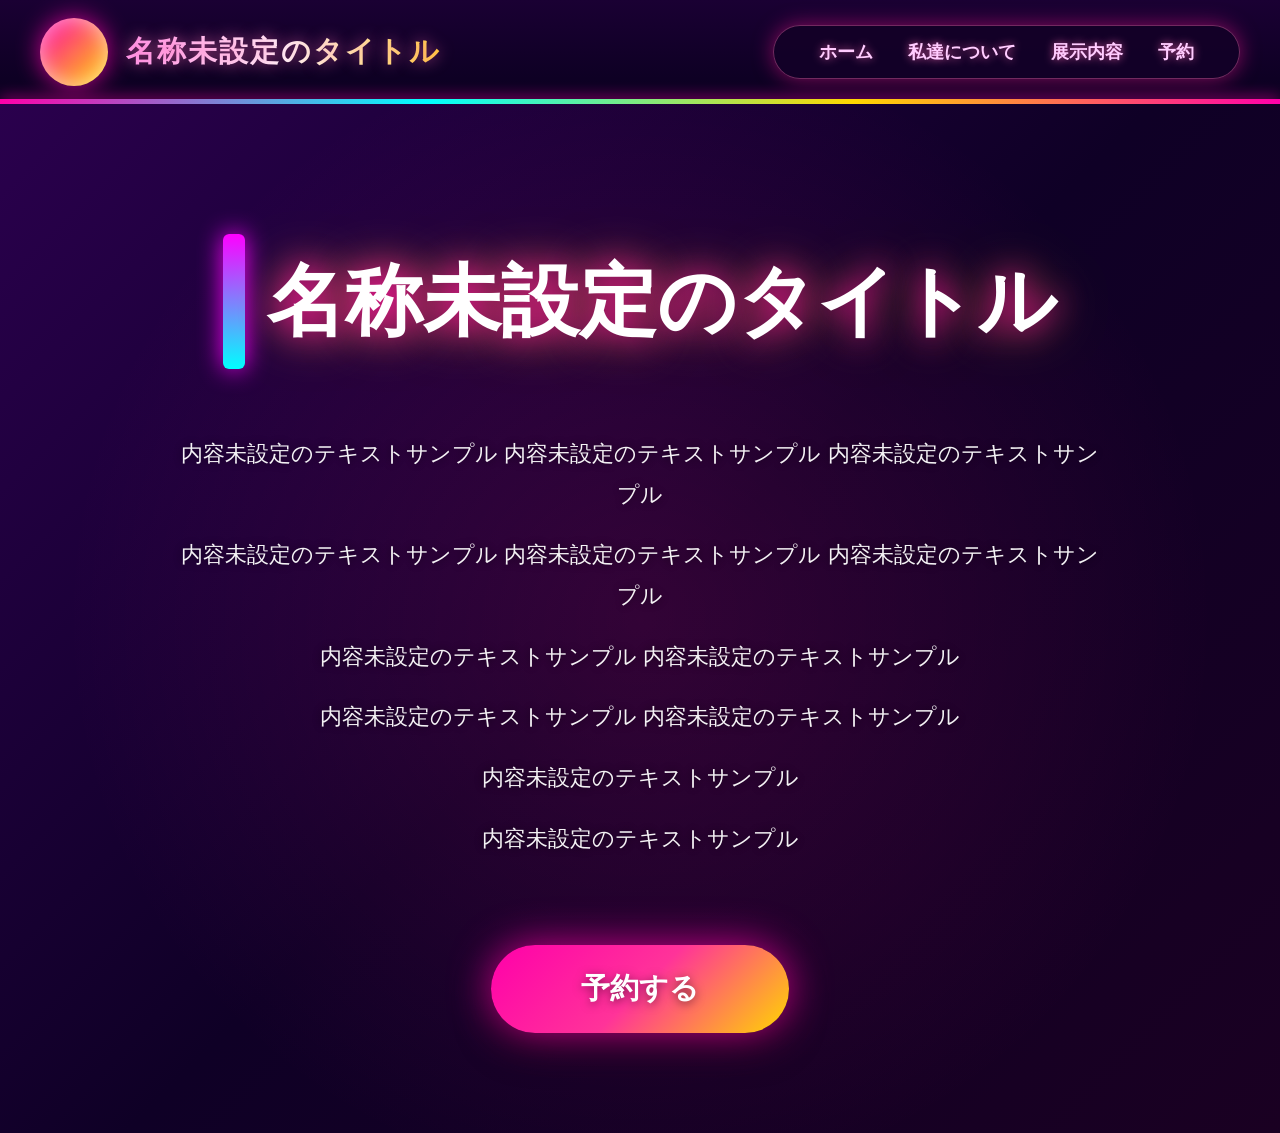
<file: index.html>
<!DOCTYPE html>
<html lang="ja">
<head>
    <meta charset="UTF-8">
    <meta name="viewport" content="width=device-width, initial-scale=1.0">
    <title>名称未設定のタイトル</title>
    <link rel="stylesheet" href="style.css">
</head>
<body>
    <audio src="bgm/1.mp3" autoplay loop style="display:none;"></audio>
    <header>
        <div class="header-container">
            <!-- ロゴ + タイトル -->
            <div class="logo-title">
                <div class="logo-circle"></div>
                <h1 class="site-title">名称未設定のタイトル</h1>
            </div>

            <!-- ナビゲーション -->
            <nav class="nav-menu">
                <a href="#あ、どうも、こんにちは、このページがホームです">ホーム</a>
                <a href="about.html">私達について</a>
                <a href="#">展示内容</a>
                <a href="#">予約</a>
            </nav>
        </div>
    </header>

    <main>
        <div class="hero">
            <div class="hero-content">
                <!-- 大タイトル -->
                <h2 class="main-title">
                    <span class="title-bar"></span>
                    名称未設定のタイトル
                </h2>

                <!-- 説明文 -->
                <div class="description">
                    <p>内容未設定のテキストサンプル 内容未設定のテキストサンプル 内容未設定のテキストサンプル</p>
                    <p>内容未設定のテキストサンプル 内容未設定のテキストサンプル 内容未設定のテキストサンプル</p>
                    <p>内容未設定のテキストサンプル 内容未設定のテキストサンプル</p>
                    <p>内容未設定のテキストサンプル 内容未設定のテキストサンプル</p>
                    <p>内容未設定のテキストサンプル</p>
                    <p>内容未設定のテキストサンプル</p>
                </div>

                <!-- 予約ボタン -->
                <button class="reserve-btn">予約する</button>
            </div>
        </div>
    </main>
</body>
</html>
</file>
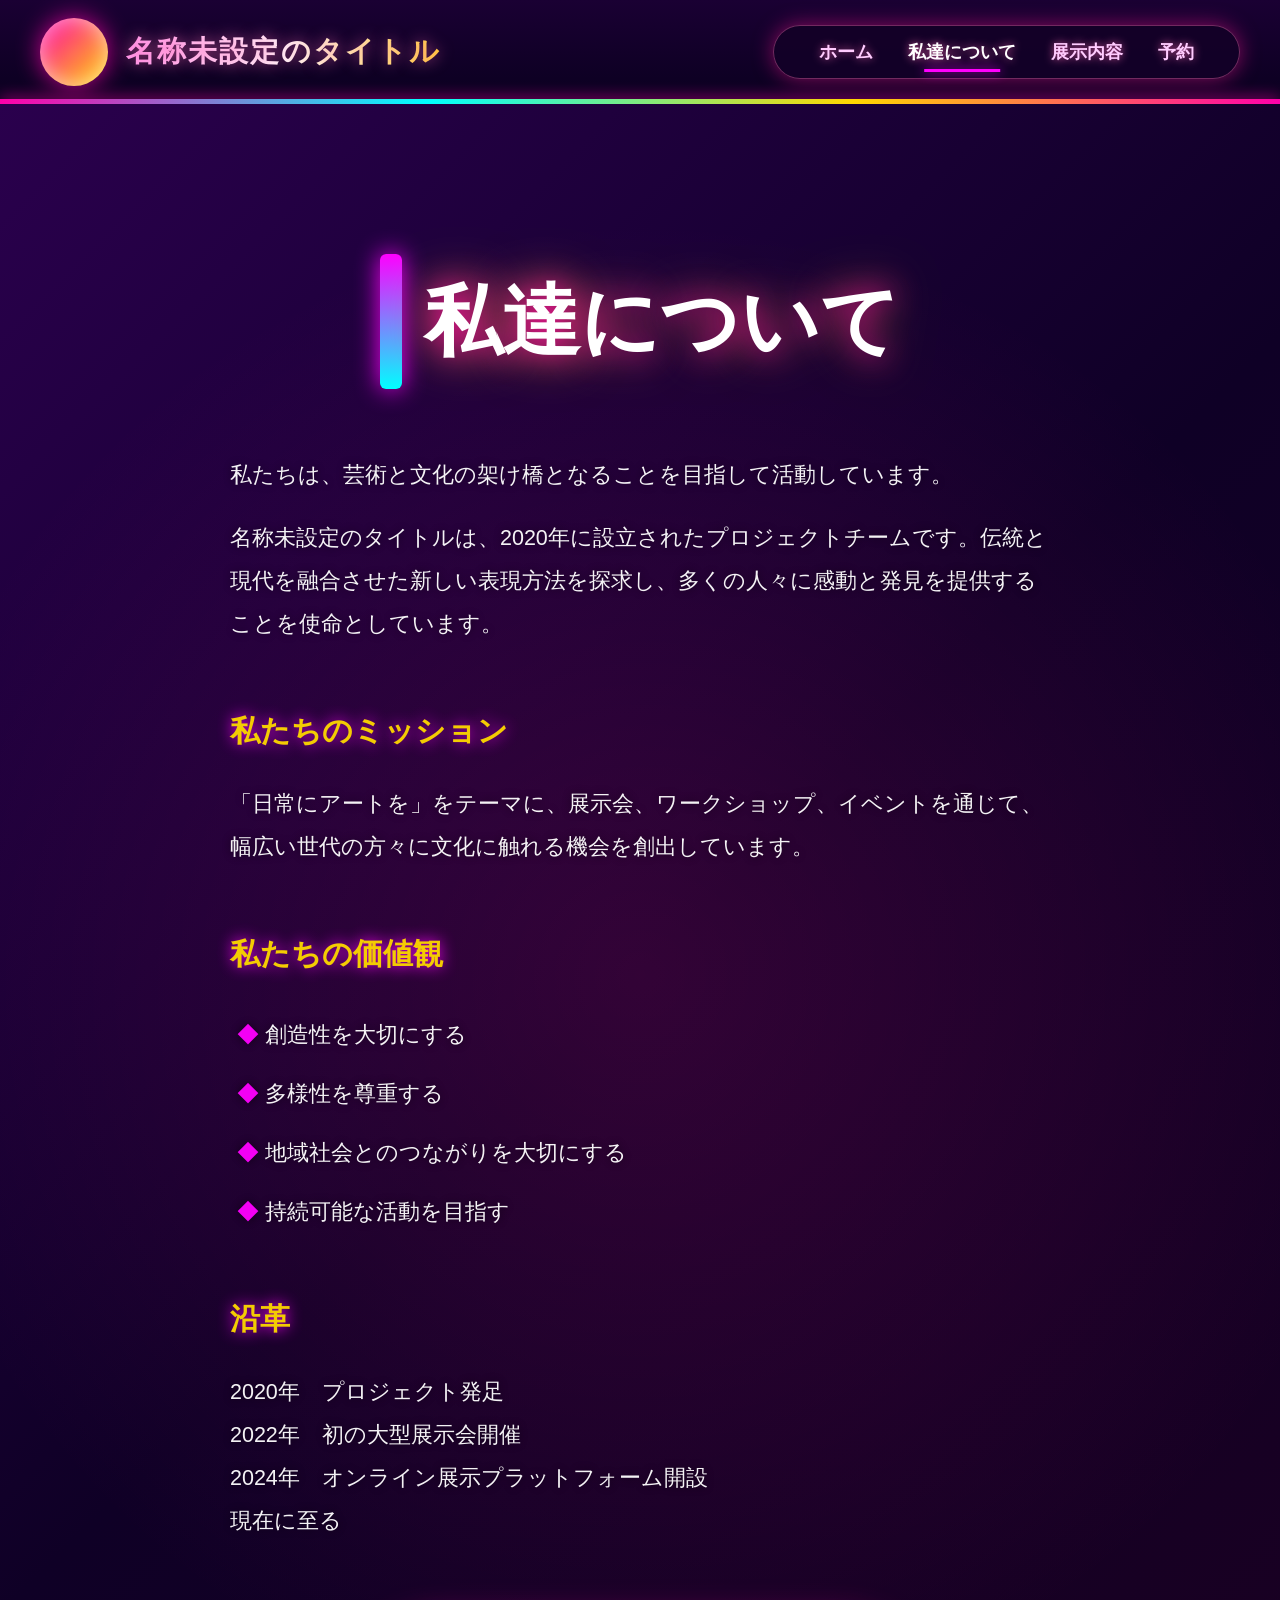
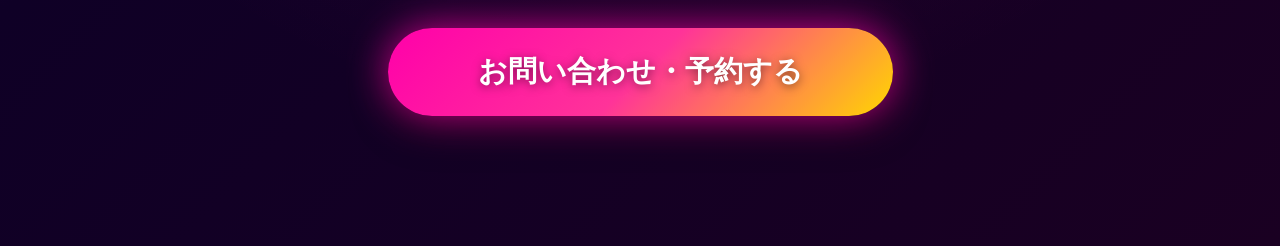
<file: about.html>
<!DOCTYPE html>
<html lang="ja">
<head>
    <meta charset="UTF-8">
    <meta name="viewport" content="width=device-width, initial-scale=1.0">
    <title>私達について - 名称未設定のタイトル</title>
    <link rel="stylesheet" href="style.css">
</head>
<body>
    <header>
        <div class="header-container">
            <!-- ロゴ + タイトル -->
            <div class="logo-title">
                <div class="logo-circle"></div>
                <h1 class="site-title">名称未設定のタイトル</h1>
            </div>

            <!-- ナビゲーション -->
            <nav class="nav-menu">
                <a href="index.html">ホーム</a>
                <a href="about.html" class="active">私達について</a>
                <a href="#">展示内容</a>
                <a href="#">予約</a>
            </nav>
        </div>
    </header>

    <main>
        <div class="hero about-hero">
            <div class="hero-content">
                <!-- 大タイトル -->
                <h2 class="main-title">
                    <span class="title-bar"></span>
                    私達について
                </h2>

                <!-- 説明文 -->
                <div class="description about-description">
                    <p>私たちは、芸術と文化の架け橋となることを目指して活動しています。</p>
                    <p>名称未設定のタイトルは、2020年に設立されたプロジェクトチームです。伝統と現代を融合させた新しい表現方法を探求し、多くの人々に感動と発見を提供することを使命としています。</p>
                    
                    <h3>私たちのミッション</h3>
                    <p>「日常にアートを」をテーマに、展示会、ワークショップ、イベントを通じて、幅広い世代の方々に文化に触れる機会を創出しています。</p>
                    
                    <h3>私たちの価値観</h3>
                    <ul>
                        <li>創造性を大切にする</li>
                        <li>多様性を尊重する</li>
                        <li>地域社会とのつながりを大切にする</li>
                        <li>持続可能な活動を目指す</li>
                    </ul>
                    
                    <h3>沿革</h3>
                    <p>2020年　プロジェクト発足<br>
                       2022年　初の大型展示会開催<br>
                       2024年　オンライン展示プラットフォーム開設<br>
                       現在に至る</p>
                </div>

                <!-- 予約ボタン -->
                <button class="reserve-btn">お問い合わせ・予約する</button>
            </div>
        </div>
    </main>
</body>
</html>
</file>
<file: style.css>
* {
    margin: 0;
    padding: 0;
    box-sizing: border-box;
}

body {
    font-family: 'Helvetica Neue', Arial, 'Hiragino Sans', 'Yu Gothic', sans-serif;
    color: #fff;
    background: #0a001f;
    overflow-x: hidden;
}

/* ==================== ヘッダー ==================== */
header {
    background: linear-gradient(to bottom, #1a0033, #0a001f);
    padding: 18px 0;
    position: relative;
    box-shadow: 0 4px 20px rgba(255, 20, 147, 0.3);
}

.header-container {
    max-width: 1280px;
    margin: 0 auto;
    display: flex;
    align-items: center;
    justify-content: space-between;
    padding: 0 40px;
}

.logo-title {
    display: flex;
    align-items: center;
    gap: 18px;
}

.logo-circle {
    width: 68px;
    height: 68px;
    background: linear-gradient(135deg, #ff00aa, #ffd700);
    border-radius: 50%;
    box-shadow: 0 0 25px rgba(255, 0, 170, 0.8),
                inset 0 0 20px rgba(255, 255, 255, 0.6);
}

.site-title {
    font-size: 29px;
    font-weight: 900;
    letter-spacing: 2px;
    background: linear-gradient(90deg, #ff99ee, #ffffff, #ffcc33);
    -webkit-background-clip: text;
    -webkit-text-fill-color: transparent;
    text-shadow: 0 0 15px rgba(255, 105, 180, 0.7);
}

/* ネオンライン */
header::after {
    content: '';
    position: absolute;
    bottom: 0;
    left: 0;
    right: 0;
    height: 5px;
    background: linear-gradient(to right, #ff00aa, #00ffff, #ffd700, #ff00aa);
    box-shadow: 0 0 15px #ff00aa;
}

/* ナビゲーション */
.nav-menu {
    background: rgba(20, 0, 40, 0.95);
    padding: 14px 45px;
    border-radius: 50px;
    display: flex;
    gap: 35px;
    align-items: center;
    border: 1px solid rgba(255, 105, 180, 0.4);
    box-shadow: 0 0 20px rgba(255, 20, 147, 0.5);
}

.nav-menu a {
    color: #ffccff;
    text-decoration: none;
    font-weight: 700;
    font-size: 17.5px;
    transition: all 0.4s ease;
    text-shadow: 0 0 8px rgba(255, 105, 180, 0.8);
}

.nav-menu a:hover {
    color: #fff;
    text-shadow: 0 0 15px #ff00ff,
                 0 0 25px #00ffff;
    transform: scale(1.08);
}

.nav-menu a.active {
    color: #ffffff;
    position: relative;
}

.nav-menu a.active::after {
    content: '';
    position: absolute;
    bottom: -8px;
    left: 50%;
    transform: translateX(-50%);
    width: 70%;
    height: 3px;
    background: #ff00ff;
    box-shadow: 0 0 12px #ff00ff;
}

/* ==================== メイン ==================== */
.hero {
    background: linear-gradient(135deg, #2a004d 0%, #0f0026 50%, #1a0022 100%);
    min-height: 100vh;
    display: flex;
    align-items: center;
    padding: 130px 40px 100px;
    position: relative;
}

.hero::before {
    content: '';
    position: absolute;
    top: 0;
    left: 0;
    right: 0;
    bottom: 0;
    background: radial-gradient(circle at center, rgba(255, 20, 147, 0.15), transparent 70%);
    pointer-events: none;
}

.hero-content {
    max-width: 920px;
    margin: 0 auto;
    text-align: center;
    position: relative;
    z-index: 2;
}

/* 大タイトル */
.main-title {
    font-size: 78px;
    font-weight: 900;
    margin-bottom: 65px;
    display: flex;
    align-items: center;
    justify-content: center;
    gap: 22px;
    line-height: 1.05;
    text-shadow: 0 0 30px rgba(255, 0, 170, 0.9),
                 0 0 50px rgba(255, 215, 0, 0.6);
}

.title-bar {
    display: inline-block;
    width: 22px;
    height: 135px;
    background: linear-gradient(#ff00ff, #00ffff);
    border-radius: 6px;
    box-shadow: 0 0 25px #ff00ff;
}

/* 説明文 */
.description {
    margin-bottom: 85px;
    font-size: 22px;
    line-height: 1.85;
    opacity: 0.95;
    text-shadow: 0 0 10px rgba(0, 0, 0, 0.6);
}

.description p {
    margin-bottom: 20px;
}

/* 予約ボタン */
.reserve-btn {
    background: linear-gradient(135deg, #ff00aa, #ff3399, #ffd700);
    color: #fff;
    font-size: 29px;
    font-weight: 900;
    padding: 24px 90px;
    border: none;
    border-radius: 50px;
    cursor: pointer;
    box-shadow: 0 0 40px rgba(255, 0, 170, 0.8),
                0 15px 35px rgba(0, 0, 0, 0.6);
    transition: all 0.4s ease;
    text-shadow: 0 2px 10px rgba(0, 0, 0, 0.5);
}

.reserve-btn:hover {
    transform: translateY(-8px) scale(1.05);
    box-shadow: 0 0 55px rgba(255, 20, 147, 0.95),
                0 20px 45px rgba(255, 215, 0, 0.4);
    background: linear-gradient(135deg, #ff3399, #ff00aa, #ffd700);
}

/* Aboutページ用 */
.about-hero {
    padding: 150px 40px 130px;
}

.about-description {
    text-align: left;
    max-width: 820px;
    margin: 0 auto 85px;
    font-size: 21.5px;
    line-height: 2;
}

.about-description h3 {
    font-size: 30px;
    margin: 55px 0 22px 0;
    color: #ffd700;
    text-shadow: 0 0 15px #ff00ff;
}

.about-description ul {
    margin: 30px 0;
    padding-left: 35px;
}

.about-description li {
    margin-bottom: 16px;
    position: relative;
}

.about-description li::before {
    content: '◆';
    position: absolute;
    left: -28px;
    color: #ff00ff;
}

/* レスポンシブ */
@media (max-width: 768px) {
    .main-title { font-size: 52px; }
    .nav-menu { gap: 20px; padding: 12px 25px; font-size: 16px; }
    .reserve-btn { padding: 20px 60px; font-size: 24px; }
}
</file>
